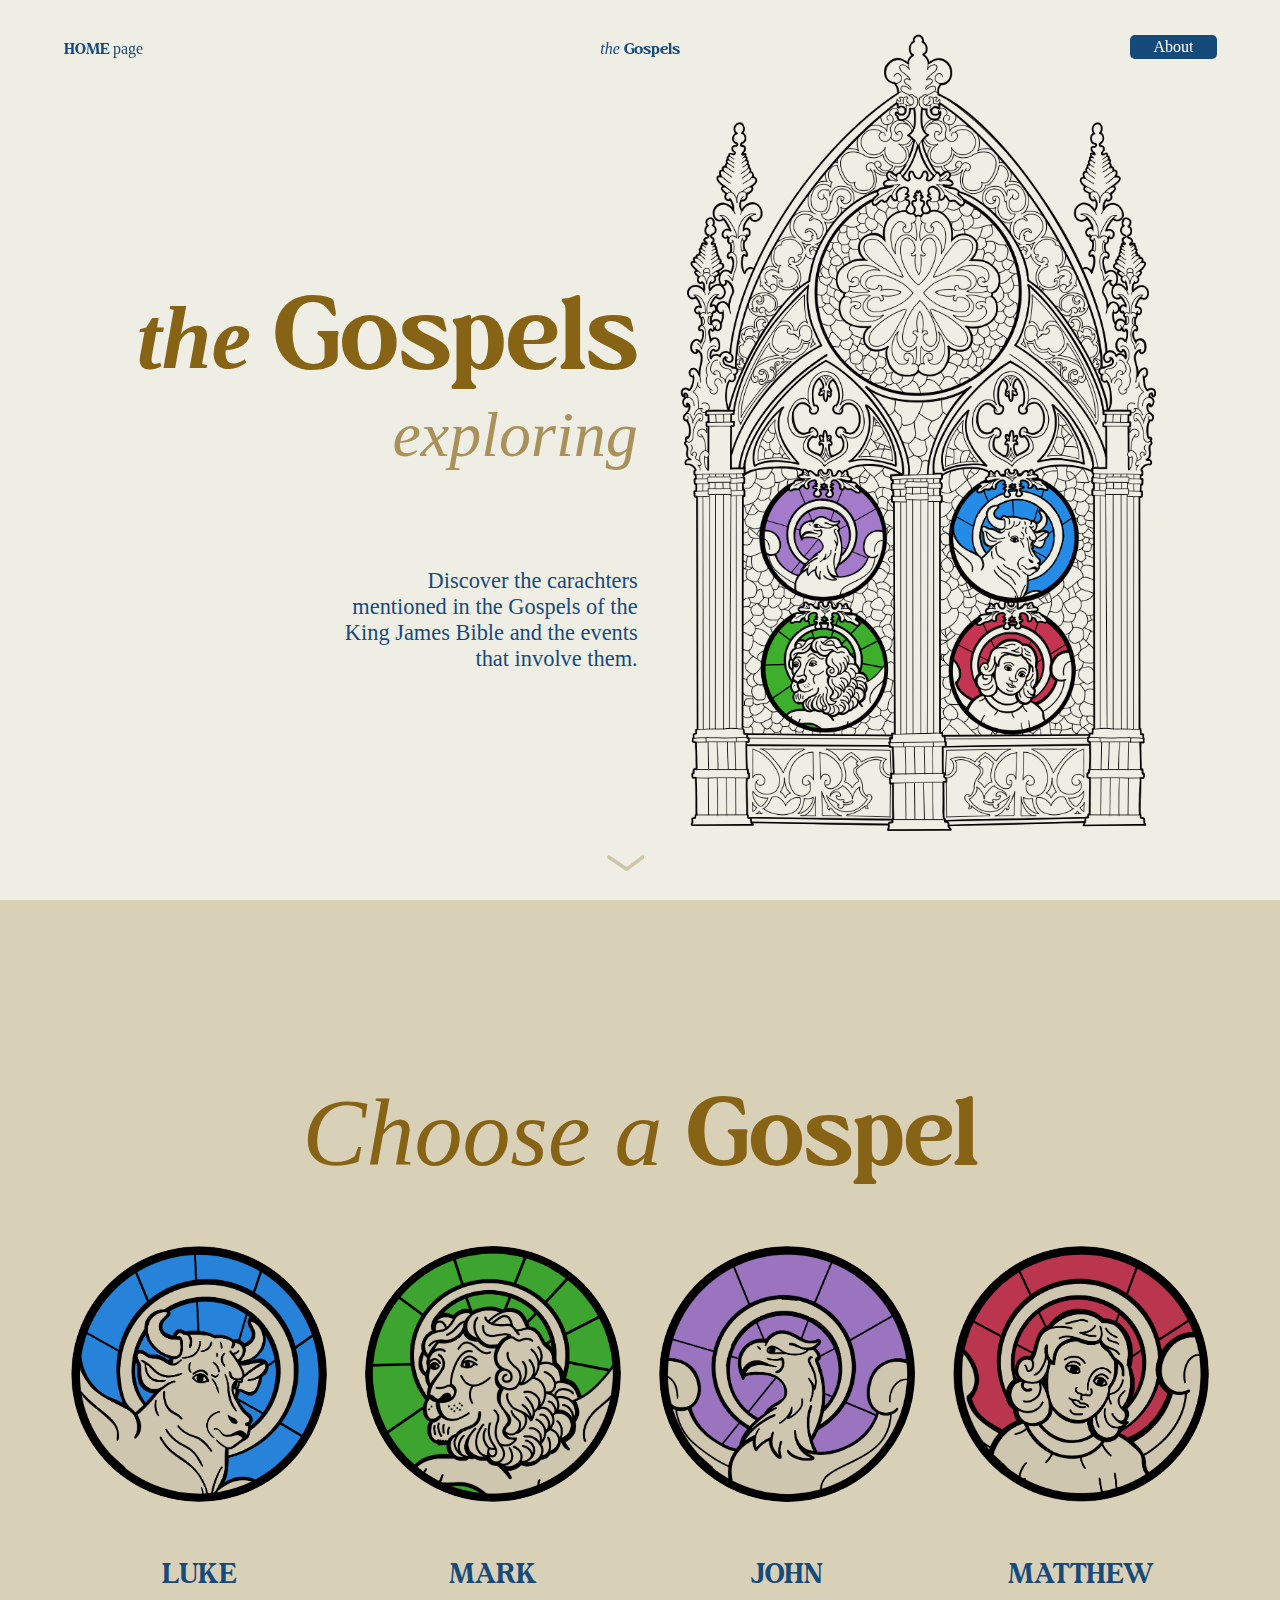
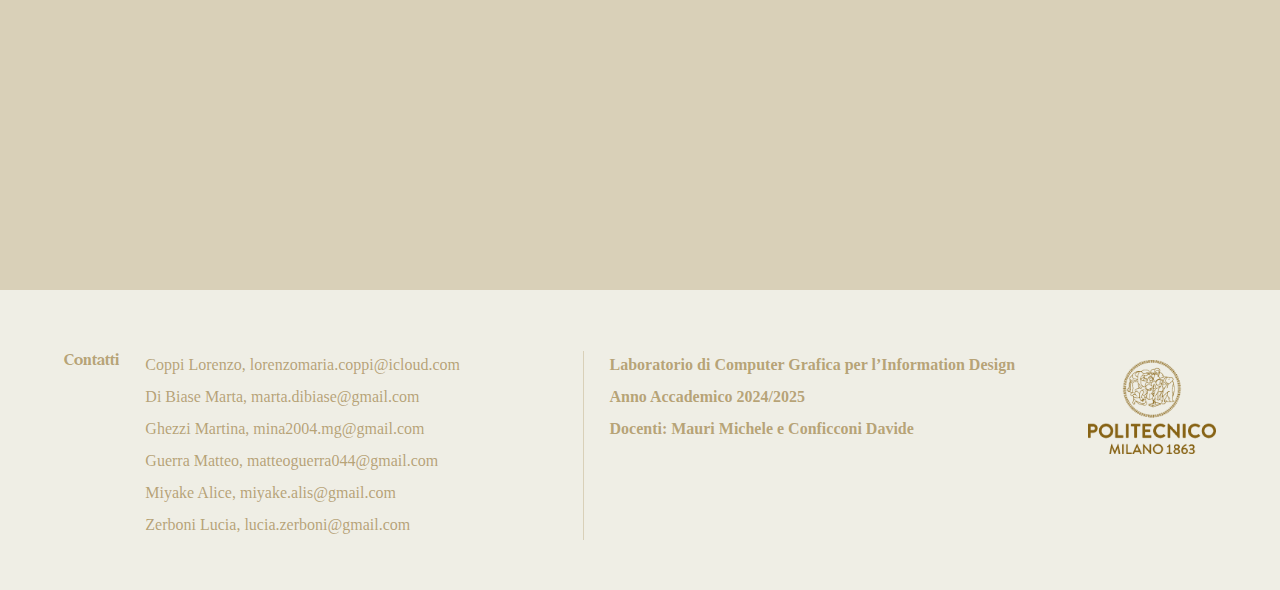
<file: index.html>
<!DOCTYPE html>
<html lang="en">
  <head>
    <meta charset="utf-8" />
    <meta name="viewport" content="width=device-width, initial-scale=1.0">

    <title>theGospels</title>

    <link rel="stylesheet" type="text/css" href="style.css">

    <script src="libraries/p5.min.js"></script>
    <script src="libraries/p5.sound.min.js"></script>
  </head>

  <body>
    <script src="sketch.js"></script>

    <script src="sketch.js"></script>

    <div class="navbar">
         <div class="buttons">
           <div id="home"><a href='#landingpage'><span id="fontdiverso">HOME </span>page</a></div>
           <div id="gospels"><a href='#secondpage'><i>the </i><span id="fontdiverso">Gospels</span></a></div>
           <div class="button"><a href="about.html"><div id="about"><span id="font1">About</span></div></a></div>
         </div>
     </div>

     <script>
         window.addEventListener("scroll", function() {
             const navbar = document.querySelector(".navbar");
             if (window.scrollY > 0) {
                 navbar.classList.add("scrolled");
             } else {
                 navbar.classList.remove("scrolled");
             }
         });
     </script>

  <div id="landingpage">
    <div class="text">
      <div class="title">
        <h1 id="titolone"><span id="the">the </span><span id="fontdiverso">Gospels</span></h1>
        <h2 id="subheading">exploring</h2>
      </div>
      <div class="body">
        Discover the carachters mentioned in the Gospels 
        of the King James Bible and the events that involve them.
      </div>

      

    </div>

    <a class="freccia" href="#secondpage"></a>
    <div class="image"></div>
    
  </div> 

  <div id="secondpage">
    <div class="titolo2"><i>Choose a </i><span id="fontdiverso">Gospel</span></div>
    <div class=" vetrate">
      <div class="luca">
        <a href="vangelo_luca/luca.html"><div class="immagine" id="luca"></div></a>
        <div class="label"><span id="fontdiverso">LUKE</span></div>
      </div>

      <div class="marco">
        <a href="vangelo_marco/marco.html"><div class="immagine" id="marco"></div></a>
        <div class="label"><span id="fontdiverso">MARK</span></div>

      </div>

      <div class="giovanni">
        <a href="vangelo_giovanni/giovanni.html"><div class="immagine" id="giovanni"></div></a>
        <div class="label"><span id="fontdiverso">JOHN</span></div>

      </div>

      <div class="matteo">
        <a href="vangelo_matteo/matteo.html"><div class="immagine" id="matteo"></div></a>
        <div class="label"><span id="fontdiverso">MATTHEW</span></div>

      </div>

    </div>
  </div>


  <div class="footer">
    <div class="contenuto">

      

      <div class="titoletto"><span id="fontdiverso">Contatti</span></div>

        <div class="contatti">
          <p>Coppi Lorenzo, lorenzomaria.coppi@icloud.com </p>
          <p>Di Biase Marta, marta.dibiase@gmail.com </p>
          <p>Ghezzi Martina, mina2004.mg@gmail.com </p>
          <p>Guerra Matteo, matteoguerra044@gmail.com </p>
          <p>Miyake Alice, miyake.alis@gmail.com </p>
          <p>Zerboni Lucia, lucia.zerboni@gmail.com </p>
        </div>

        <div class="line"></div>

        <div class="info"> <b>
          <p>Laboratorio di Computer Grafica per l’Information Design</p>
          <p>Anno Accademico 2024/2025</p>
          <p>Docenti: Mauri Michele e Conficconi Davide</p></b>
        </div>
      </div>
    <div class="logo"></div>
  </div>

  </body>
</html>
</file>
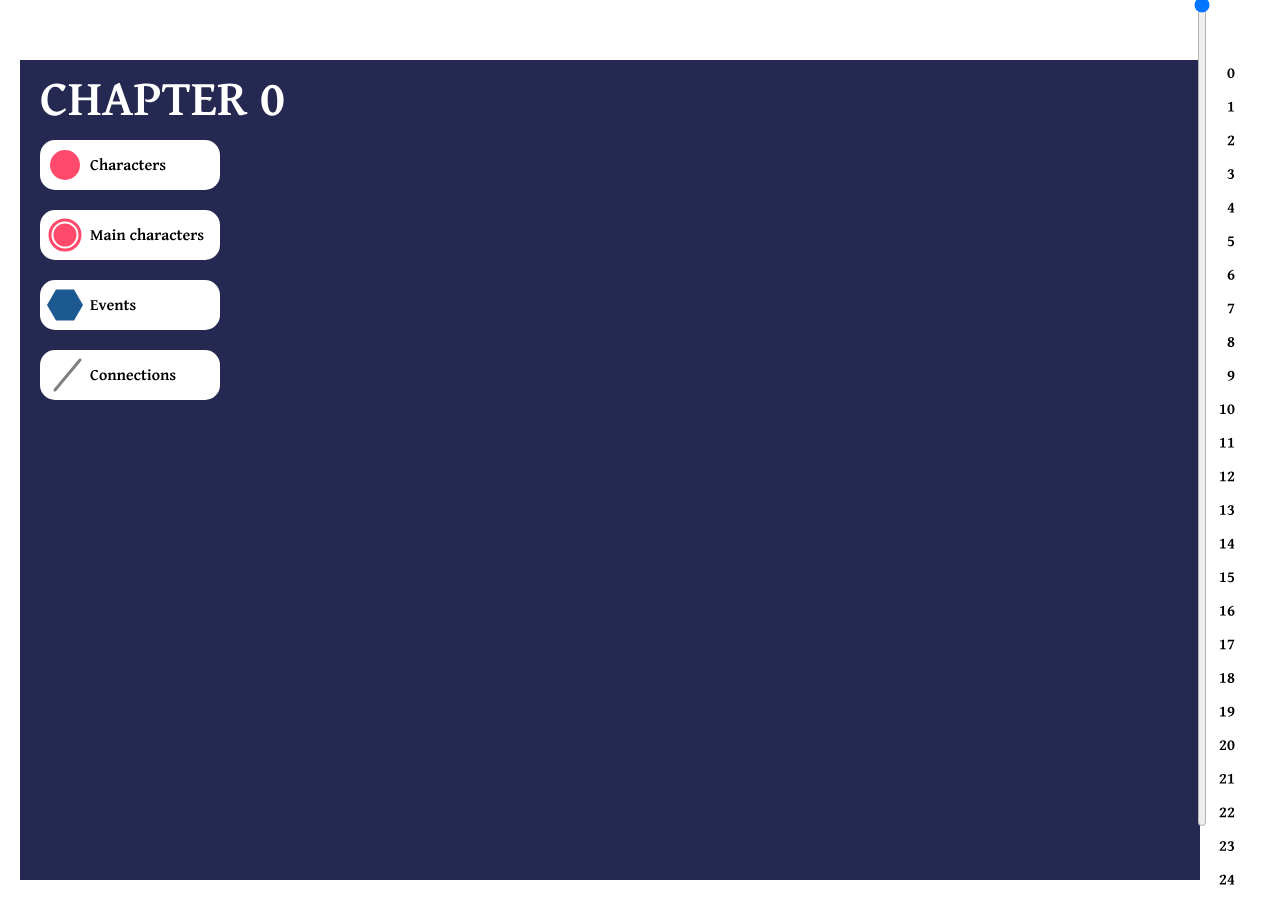
<file: prova rappresentazione 3:12/index.html>
<!DOCTYPE html>
<html lang="en">
  <head>
    <meta charset="utf-8" />
    <meta name="viewport" content="width=device-width, initial-scale=1.0">

    <title>Sketch</title>

    <link rel="stylesheet" type="text/css" href="style.css">

    <script src="libraries/p5.min.js"></script>
    <script src="libraries/p5.sound.min.js"></script>
  </head>

  <body>
    <script src="sketch2.js"></script>
  </body>
</html>
</file>
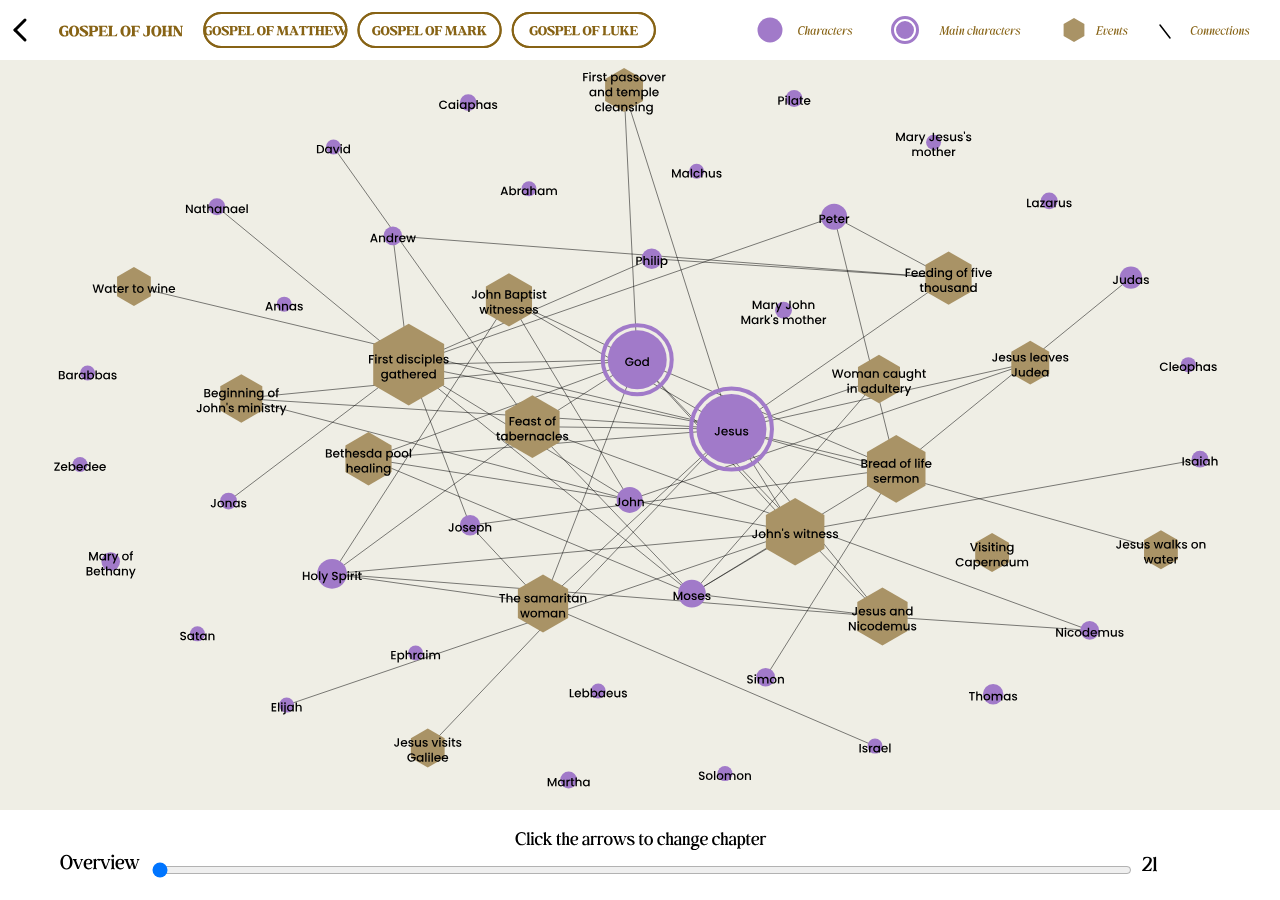
<file: vangelo_giovanni/giovanni.html>
<!DOCTYPE html>
<html lang="en">
  <head>
    <meta charset="utf-8" />
    <meta name="viewport" content="width=device-width, initial-scale=1.0">

    <title>Gospel of John</title>

    <link rel="stylesheet" type="text/css" href="style.css">

    <script src="libraries/p5.min.js"></script>
    <script src="libraries/p5.sound.min.js"></script>
  </head>

  <body>
    <script src="sketch.js"></script>
  </body>
</html>
</file>
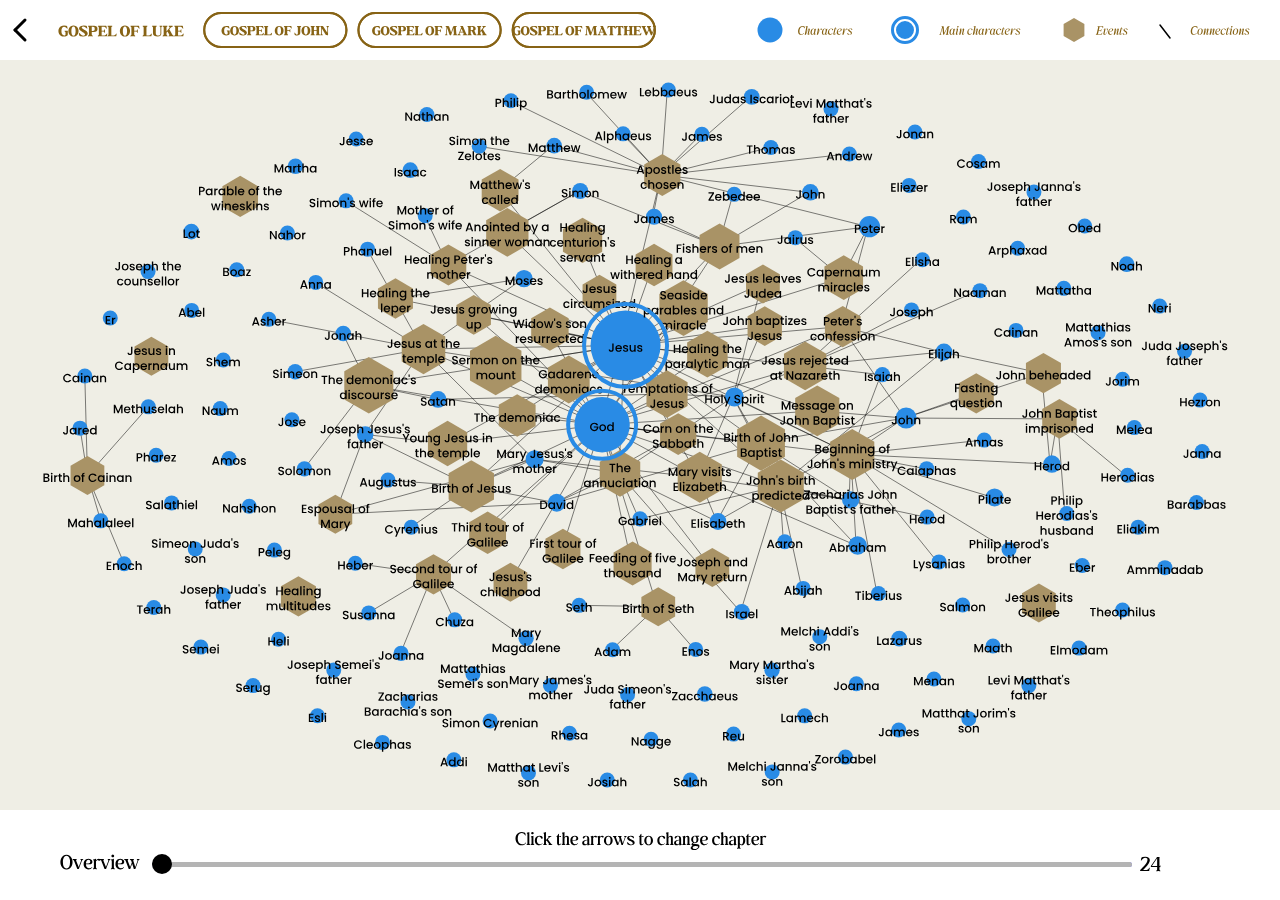
<file: vangelo_luca/luca.html>
<!DOCTYPE html>
<html lang="en">
  <head>
    <meta charset="utf-8" />
    <meta name="viewport" content="width=device-width, initial-scale=1.0">

    <title>Gospel of Luke</title>

    <link rel="stylesheet" type="text/css" href="style.css">

    <script src="libraries/p5.min.js"></script>
    <script src="libraries/p5.sound.min.js"></script>
  </head>

  <body>
    <script src="sketch2.js"></script>
  </body>
</html>
</file>
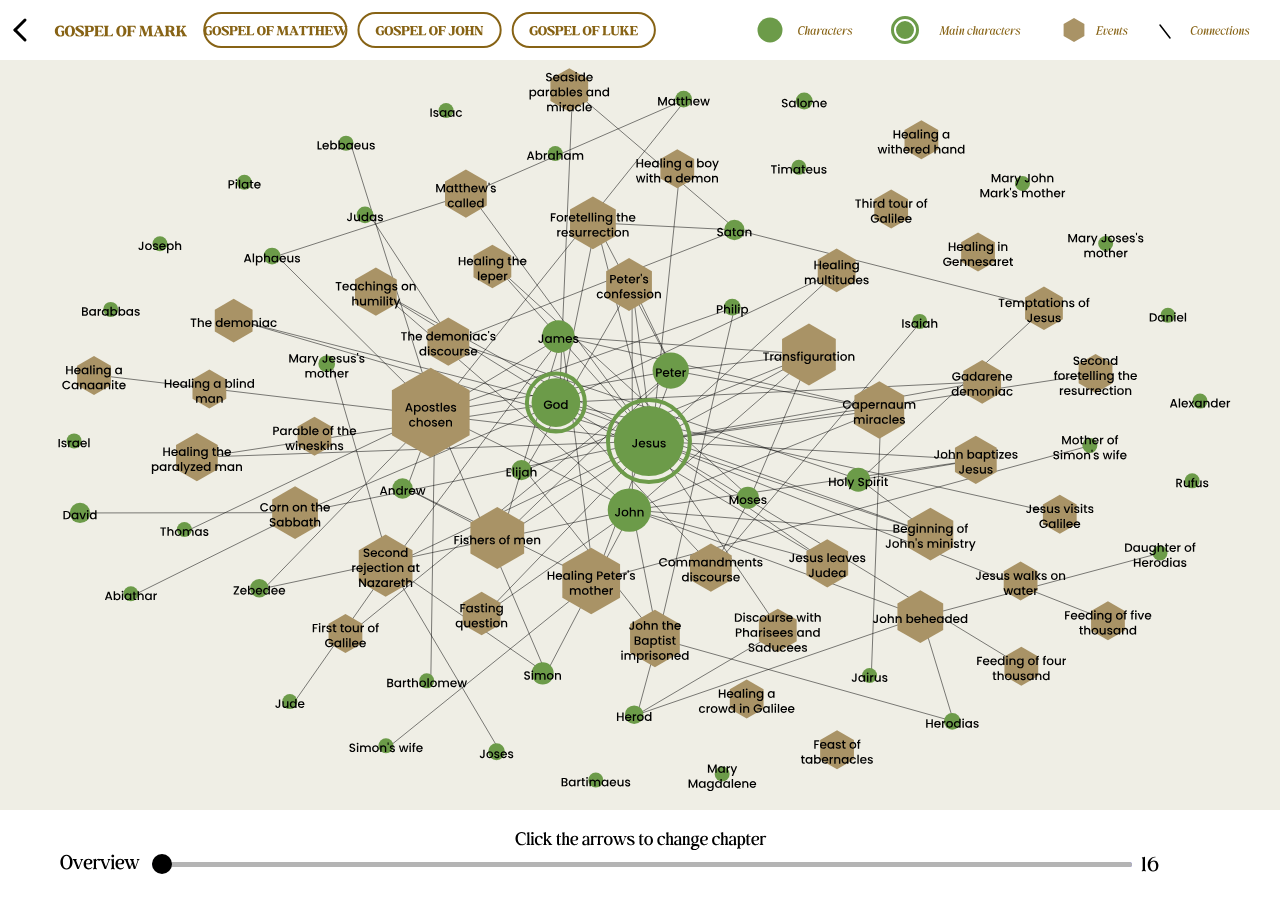
<file: vangelo_marco/marco.html>
<!DOCTYPE html>
<html lang="en">
  <head>
    <meta charset="utf-8" />
    <meta name="viewport" content="width=device-width, initial-scale=1.0">

    <title>Gospel of Mark</title>

    <link rel="stylesheet" type="text/css" href="style.css">

    <script src="libraries/p5.min.js"></script>
    <script src="libraries/p5.sound.min.js"></script>
  </head>

  <body>
    <script src="sketch.js"></script>
  </body>
</html>
</file>
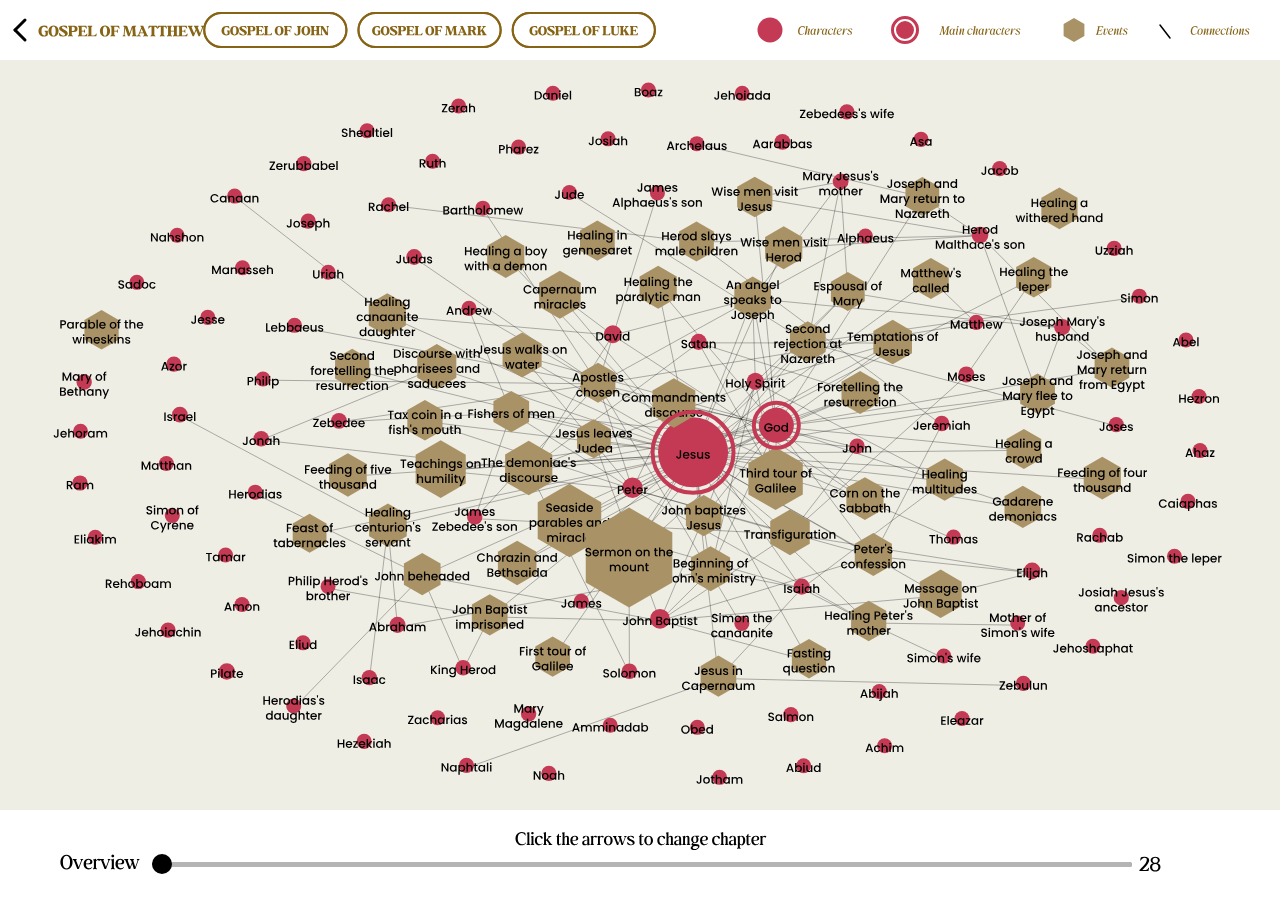
<file: vangelo_matteo/matteo.html>
<!DOCTYPE html>
<html lang="en">
  <head>
    <meta charset="utf-8" />
    <meta name="viewport" content="width=device-width, initial-scale=1.0">

    <title>Gospel of Matthew</title>

    <link rel="stylesheet" type="text/css" href="style.css">

    <script src="libraries/p5.min.js"></script>
    <script src="libraries/p5.sound.min.js"></script>
  </head>

  <body>
    <script src="sketch.js"></script>
  </body>
</html>
</file>
<file: style.css>
html {
  scroll-behavior: smooth;
}

body{
  font: 'zt-formom-oblique';
  
}




@font-face {
  font-family: 'ZTFormom';
  src: url('Fonts/ZT/ZT.ttf') format('truetype'),
       url('Fonts/ZT/zt-formom-oblique.ttf') format('truetype');


  font-weight: normal; /* Specifica il peso (opzionale) */
  font-style: normal; /* Specifica lo stile (opzionale) */
}

@font-face {
  font-family: 'Behind';
  src: url('Fonts/BE/BESemibold.ttf') format('truetype');
  font-weight:normal; /* Specifica il peso (opzionale) */
  font-style: normal; /* Specifica lo stile (opzionale) */
}

#fontdiverso {
  font-family: 'Behind';

}

html, body {
  margin: 0;
  padding: 0;
}

canvas {
  display: block;
}



#landingpage {
 background-color: rgb(239, 238, 229);
 height: 100vh;
 width: 100%;
 display: flex;
 flex-direction: row;
}



#secondpage{
  background-color: rgb(217, 208, 184) ;
 height: 110vh;
 width: 100%;
 display: flex;
 flex-direction: column;

}







.navbar a:hover{
  color: #0e2f4e;
  text-decoration: none;
}




.navbar{
  position: fixed;
  background-color: none;
  display: flex;
  flex-direction: row;
  padding-top: 2.5%;
  height: 7%;
  width: 100%;
  z-index: 1000;
 
  
}

.navbar.scrolled {
  background-color: rgb(239, 238, 229); /* Cambia il colore di sfondo */
  box-shadow: 0 2px 5px rgba(0, 0, 0, 0.2); /* Aggiungi un'ombra opzionale */
}

a{
  text-decoration: none;
  color: #164A7A;
}

.buttons {
  width: 90%;
  height: 90%;
  margin: auto;
  display: flex;
  flex-direction: row;
}

#home {
  width: 35%;
  height: 90%;
  color: #164A7A;
}

#gospels{
  width: 30%;
  height: 90%;
  text-align: center;
  color: #164A7A;
}  

.button{
  width: 35%;
  height: 90%;
  text-align: right;
}

#about{
  text-align: center;
  padding: 3px;
  width: 20%;
  margin-left: 78.7%;
  background-color:#164A7A;
  border-radius: 5px;
  color: white;
}

#about:hover{
  background-color: #0e2f4e;
  text-decoration: none;
}


.image {
  background-image: url(img/vetrata.png);
  background-position: center;
  background-size: contain;
  
  width: 45%;
  height: 90%;
  margin-right: 7%;
  margin-top: 2%;
  background-repeat: no-repeat;

}

.text {
  /*background-color: red;*/
  width: 50%;
  height: 80%;
  margin-top: 7%;
  display: flex;
  flex-direction: column;
}

.title {
  /*background-color: white;*/
  width: 90%;
  height: 50%;  
  margin: auto;
  margin-top: 15%;
  align-content: end;
  margin-left: 15%;
  

}

#titolone {
text-align: right;
font-size: 8vw;
color:#876315;
width: 100%;


}

#the {
  font-size: 7vw;
  font: 'zt-formom-oblique';
  font-style: oblique;
}



#subheading{
text-align: right;
font-size: 5vw;
margin-top: -17%;
color:#876315ab;
z-index: 10;
font: 'zt-formom-oblique';
font-style: oblique;
font-weight: 100;


}

.body {
  /*background-color: white;*/
  width: 50%;
  height: 40%;  
  margin-left: 55%;
  text-align: right;
  margin-top: 7%;

  font-size: 140%;
  color: #164A7A;
    
}

.freccia {
  width: 3%;
  height: 2%;
  margin: auto;
  background-image: url(img/freccia.png);
  background-size: contain;
  background-repeat: no-repeat;
  margin-top: 95vh;
}

.titolo2 {
  width: 70%;
  height: 10vh;
  /*background-color: blue;*/
  margin: auto;
  padding-top: 12%;
  padding-bottom: 8%;
  text-align: center;
  font-size: 600%;
  color:#876315;
  

}

.vetrate {
  width: 90%;
  height: 90%;
  /*background-color: blue;*/
  margin: auto;
  margin-bottom: 3vw;
  display: flex;
  flex-direction: row;
  
  
}

.luca{
  width: 25%;
  height: 100%;
  /*background-color: white;*/
  margin-right: 2%;
  transition: filter 0.3s ease; /* Aggiunge la transizione fluida */


}

#luca {
  background-image: url(img/Toro_luca.png);
  background-repeat: no-repeat;
  background-size: cover;
  background-size:contain;
  filter:brightness(95%);

}



.luca:hover{
  filter: brightness(120%);

}

.marco{
  width: 25%;
  height: 100%;
  /*background-color: white;*/
  margin-right: 2%;
  transition: filter 0.3s ease; /* Aggiunge la transizione fluida */

}


#marco {
  background-image: url(img/leone.png);
  background-repeat: no-repeat;
  background-size: cover;
  
  filter:brightness(95%);
  

}

.marco:hover{
  filter: brightness(120%);
  

}

.giovanni{
  width: 25%;
  height: 100%;
  /*background-color: white;*/
  margin-right: 2%;
  transition: filter 0.3s ease; /* Aggiunge la transizione fluida */

  
}

#giovanni {
  background-image: url(img/aquila.png);
  background-repeat: no-repeat;
  background-size: cover;
  background-size:contain;
  filter:brightness(95%);
  
}

.giovanni:hover{
  filter: brightness(120%);

}

.matteo{
  width: 25%;
  height: 100%;
  /*background-color: white;*/
  transition: filter 0.3s ease; /* Aggiunge la transizione fluida */

}

#matteo {
  background-image: url(img/angelo.png);
  background-repeat: no-repeat;
  background-size: 100%;
  
  filter:brightness(95%);
}

.matteo:hover{
  filter: brightness(120%);

}

.label {
  width: 100%;
  height: 15%;
 /*background-color: red;*/
  align-content:center;
  text-align: center;
  color: #164A7A;
  font-size: 180%;
  margin: 0 auto;
  margin-top: 10%;
  
}


.immagine {
  width: 20vw;
  height: 20vw;
  border-radius: 100%;
  background-color: rgb(217, 208, 184);
  margin: 0 auto;
  
}


.footer{
  background-color:rgb(239, 238, 229) ;
  height:300px;
  width: 100%;
  display: flex;
  flex-direction: row;
}



.contenuto {
  width: 80%;
  height: 70%;
  margin-left: 5%;
  margin-top:4%;
  color: #8763158d;
  display: flex;
  flex-direction: row;
}

.titoletto {
  width:13%;
  height: 10%;
  margin-top:0.5%;

  margin-right: 1%;


}

.contatti {
  width:80%;
  height: 100%;
  line-height: 100%;
}

.line{
  height: 90%;
  width: 2px;
  background-color: rgb(217, 208, 184);
  margin-top: 1%;
  
}

.info {
  width: 70vw;
  height: 40%;
  padding-left:2vw ;
  line-height: 100%;
  
   

}



.logo {
  width: 10%;
  height: 40%;
  background-image: url(img/logo.png);
  background-repeat: no-repeat;
  background-size: contain;
  margin-top: 5.5%;
  margin-left: 0%;
  

}

a {
  text-decoration: none;
  color: #164A7A;
}
</file>
<file: prova rappresentazione 3:12/style.css>
html, body {
  margin: 0;
  padding: 0;
}

canvas {
  display: block;
}
</file>
<file: vangelo_giovanni/style.css>
html, body {
  margin: 0;
  padding: 0;
}

canvas {
  display: block;
}
</file>
<file: vangelo_luca/style.css>
html, body {
  margin: 0;
  padding: 0;
}

canvas {
  display: block;
}



/* Target slider */
input[type="range"] {
  -webkit-appearance: none; /* Rimuove lo stile predefinito in alcuni browser */
  appearance: none;
  width: 100%; /* Larghezza dello slider */
  height: 5px; /* Altezza del track */
  background: #b4b4b4; /* Colore di sfondo del track */
  border-radius: 5px; /* Bordo arrotondato */
  outline: none; /* Rimuove il bordo predefinito quando lo slider è selezionato */
}

/* SFONDO (parte vuota dello slider) in Webkit/Chrome/Safari */
input[type="range"]::-webkit-slider-runnable-track {
  background: #b4b4b4; /* Colore di sfondo del track */
  height: 5px;
  border-radius: 5px;
}

/* PALLINA (la parte che si sposta) */
input[type="range"]::-webkit-slider-thumb {
  -webkit-appearance: none;
  appearance: none;
  width: 20px;
  height: 20px;
  background-color: #000000; /* Colore del thumb */
  border-radius: 50%;
  cursor: pointer; /* Cambia il cursore quando si passa sopra */
  margin-top: -8px; /* Posiziona il thumb al centro del track */
}



/* PARTE RIEMPITA - Modifica lo sfondo a sinistra della pallina in Firefox (parte "riempita") */
input[type="range"]::-moz-range-progress {
  background: #293133; /* Colore della parte a sinistra della pallina */
  height: 5px;
  border-radius: 5px;
}

/* SFONDO del track in Firefox (parte vuota) */
input[type="range"]::-moz-range-track {
  background: #b4b4b4; /* Colore di sfondo del track */
  height: 5px;
  border-radius: 5px;
}

/* PALLINA per Firefox */
input[type="range"]::-moz-range-thumb {
  width: 10px;
  height: 10px;
  background-color: #000000;
  border-radius: 50%;
  cursor: pointer;
}
</file>
<file: vangelo_marco/style.css>
html, body {
  margin: 0;
  padding: 0;
}

canvas {
  display: block;
}



/* Target slider */
input[type="range"] {
  -webkit-appearance: none; /* Rimuove lo stile predefinito in alcuni browser */
  appearance: none;
  width: 100%; /* Larghezza dello slider */
  height: 5px; /* Altezza del track */
  background: #b4b4b4; /* Colore di sfondo del track */
  border-radius: 5px; /* Bordo arrotondato */
  outline: none; /* Rimuove il bordo predefinito quando lo slider è selezionato */
}

/* SFONDO (parte vuota dello slider) in Webkit/Chrome/Safari */
input[type="range"]::-webkit-slider-runnable-track {
  background: #b4b4b4; /* Colore di sfondo del track */
  height: 5px;
  border-radius: 5px;
}

/* PALLINA (la parte che si sposta) */
input[type="range"]::-webkit-slider-thumb {
  -webkit-appearance: none;
  appearance: none;
  width: 20px;
  height: 20px;
  background-color: #000000; /* Colore del thumb */
  border-radius: 50%;
  cursor: pointer; /* Cambia il cursore quando si passa sopra */
  margin-top: -8px; /* Posiziona il thumb al centro del track */
}



/* PARTE RIEMPITA - Modifica lo sfondo a sinistra della pallina in Firefox (parte "riempita") */
input[type="range"]::-moz-range-progress {
  background: #293133; /* Colore della parte a sinistra della pallina */
  height: 5px;
  border-radius: 5px;
}

/* SFONDO del track in Firefox (parte vuota) */
input[type="range"]::-moz-range-track {
  background: #b4b4b4; /* Colore di sfondo del track */
  height: 5px;
  border-radius: 5px;
}

/* PALLINA per Firefox */
input[type="range"]::-moz-range-thumb {
  width: 10px;
  height: 10px;
  background-color: #000000;
  border-radius: 50%;
  cursor: pointer;
}
</file>
<file: vangelo_matteo/style.css>
html, body {
  margin: 0;
  padding: 0;
}

canvas {
  display: block;
}



/* Target slider */
input[type="range"] {
  -webkit-appearance: none; /* Rimuove lo stile predefinito in alcuni browser */
  appearance: none;
  width: 100%; /* Larghezza dello slider */
  height: 5px; /* Altezza del track */
  background: #b4b4b4; /* Colore di sfondo del track */
  border-radius: 5px; /* Bordo arrotondato */
  outline: none; /* Rimuove il bordo predefinito quando lo slider è selezionato */
}

/* SFONDO (parte vuota dello slider) in Webkit/Chrome/Safari */
input[type="range"]::-webkit-slider-runnable-track {
  background: #b4b4b4; /* Colore di sfondo del track */
  height: 5px;
  border-radius: 5px;
}

/* PALLINA (la parte che si sposta) */
input[type="range"]::-webkit-slider-thumb {
  -webkit-appearance: none;
  appearance: none;
  width: 20px;
  height: 20px;
  background-color: #000000; /* Colore del thumb */
  border-radius: 50%;
  cursor: pointer; /* Cambia il cursore quando si passa sopra */
  margin-top: -8px; /* Posiziona il thumb al centro del track */
}



/* PARTE RIEMPITA - Modifica lo sfondo a sinistra della pallina in Firefox (parte "riempita") */
input[type="range"]::-moz-range-progress {
  background: #293133; /* Colore della parte a sinistra della pallina */
  height: 5px;
  border-radius: 5px;
}

/* SFONDO del track in Firefox (parte vuota) */
input[type="range"]::-moz-range-track {
  background: #b4b4b4; /* Colore di sfondo del track */
  height: 5px;
  border-radius: 5px;
}

/* PALLINA per Firefox */
input[type="range"]::-moz-range-thumb {
  width: 10px;
  height: 10px;
  background-color: #000000;
  border-radius: 50%;
  cursor: pointer;
}
</file>
